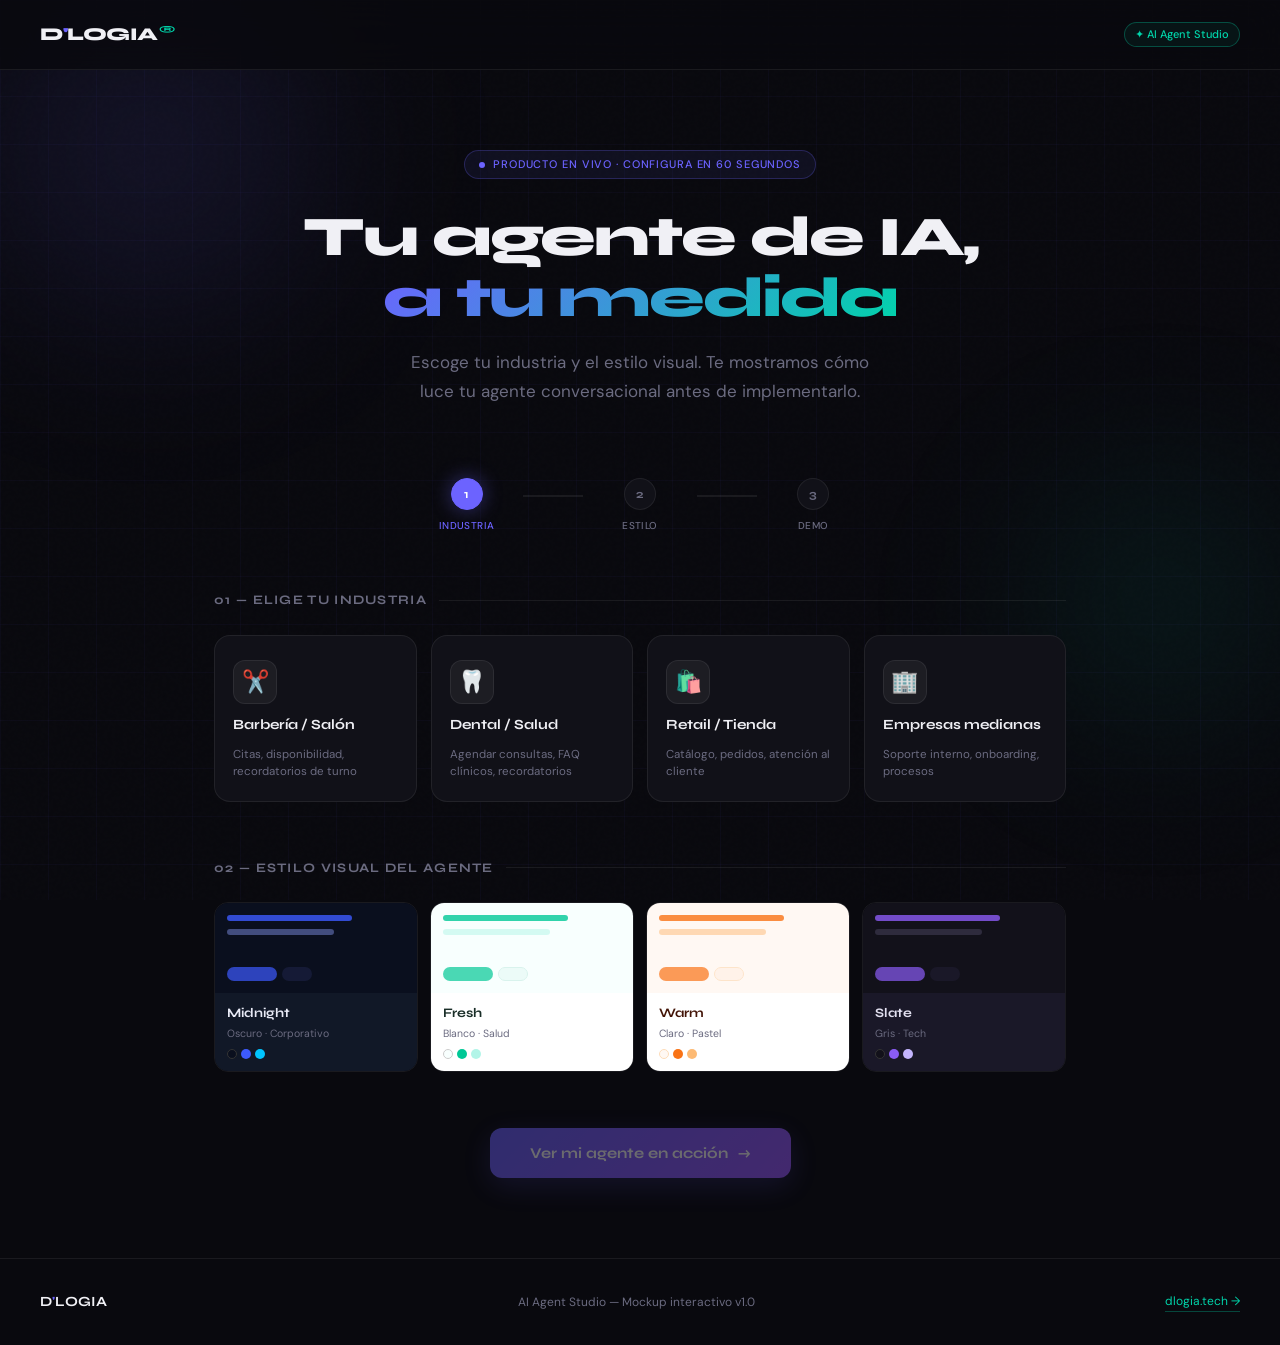
<file: agentes/dlogia-agent-studio.html>
<!DOCTYPE html>
<html lang="es">
<head>
<meta charset="UTF-8">
<meta name="viewport" content="width=device-width, initial-scale=1.0">
<title>AI Agent Studio — D'LOGIA</title>
<link href="https://fonts.googleapis.com/css2?family=Syne:wght@400;500;600;700;800&family=DM+Sans:ital,opsz,wght@0,9..40,300;0,9..40,400;0,9..40,500;1,9..40,300&display=swap" rel="stylesheet">
<style>
  *, *::before, *::after { box-sizing: border-box; margin: 0; padding: 0; }

  :root {
    --bg: #09090e;
    --accent: #6c63ff;
    --teal: #00d4aa;
    --surface: #111118;
    --surface2: #16161f;
    --border: rgba(255,255,255,0.07);
    --text: #f0f0f5;
    --muted: #6b6b80;
    --font-title: 'Syne', sans-serif;
    --font-body: 'DM Sans', sans-serif;

    /* Theme vars (overridden by JS) */
    --theme-bg: #0a0f1e;
    --theme-surface: #111827;
    --theme-accent: #6c63ff;
    --theme-accent2: #00d4aa;
    --theme-text: #e8eaf6;
    --theme-bubble-user: #6c63ff;
    --theme-bubble-agent: #1a1f35;
    --theme-header: #0d1230;
  }

  html { scroll-behavior: smooth; }

  body {
    background: var(--bg);
    color: var(--text);
    font-family: var(--font-body);
    font-size: 15px;
    line-height: 1.6;
    overflow-x: hidden;
  }

  /* ── NOISE OVERLAY ── */
  body::before {
    content: '';
    position: fixed; inset: 0;
    background-image: url("data:image/svg+xml,%3Csvg viewBox='0 0 256 256' xmlns='http://www.w3.org/2000/svg'%3E%3Cfilter id='noise'%3E%3CfeTurbulence type='fractalNoise' baseFrequency='0.9' numOctaves='4' stitchTiles='stitch'/%3E%3C/filter%3E%3Crect width='100%25' height='100%25' filter='url(%23noise)' opacity='0.03'/%3E%3C/svg%3E");
    pointer-events: none; z-index: 0; opacity: 0.4;
  }

  /* ── GRID BACKGROUND ── */
  .grid-bg {
    position: fixed; inset: 0; z-index: 0;
    background-image:
      linear-gradient(rgba(108,99,255,0.04) 1px, transparent 1px),
      linear-gradient(90deg, rgba(108,99,255,0.04) 1px, transparent 1px);
    background-size: 48px 48px;
    pointer-events: none;
  }

  /* ── GLOW ORBS ── */
  .orb {
    position: fixed; border-radius: 50%;
    pointer-events: none; z-index: 0;
    filter: blur(80px);
  }
  .orb-1 {
    width: 500px; height: 500px;
    background: radial-gradient(circle, rgba(108,99,255,0.15) 0%, transparent 70%);
    top: -100px; left: -100px;
  }
  .orb-2 {
    width: 400px; height: 400px;
    background: radial-gradient(circle, rgba(0,212,170,0.1) 0%, transparent 70%);
    bottom: 100px; right: -80px;
  }

  /* ── WRAPPER ── */
  .wrapper { position: relative; z-index: 1; }

  /* ══ NAV ══ */
  nav {
    display: flex; align-items: center; justify-content: space-between;
    padding: 20px 40px;
    border-bottom: 1px solid var(--border);
    background: rgba(9,9,14,0.8);
    backdrop-filter: blur(20px);
    position: sticky; top: 0; z-index: 100;
  }
  .logo {
    font-family: var(--font-title);
    font-size: 18px; font-weight: 800;
    letter-spacing: -0.5px;
    color: var(--text);
  }
  .logo span { color: var(--accent); }
  .logo sup { font-size: 10px; color: var(--teal); vertical-align: super; margin-left: 1px; }
  .nav-badge {
    font-size: 11px; font-weight: 500;
    color: var(--teal);
    border: 1px solid rgba(0,212,170,0.3);
    padding: 3px 10px; border-radius: 20px;
    background: rgba(0,212,170,0.06);
  }

  /* ══ HERO ══ */
  .hero {
    text-align: center;
    padding: 80px 40px 60px;
    max-width: 760px; margin: 0 auto;
  }
  .hero-badge {
    display: inline-flex; align-items: center; gap: 8px;
    font-size: 11px; font-weight: 500; letter-spacing: 0.08em;
    text-transform: uppercase; color: var(--accent);
    border: 1px solid rgba(108,99,255,0.25);
    padding: 5px 14px; border-radius: 20px;
    background: rgba(108,99,255,0.08);
    margin-bottom: 28px;
  }
  .hero-badge::before {
    content: '';
    width: 6px; height: 6px; border-radius: 50%;
    background: var(--accent);
    animation: pulse 2s infinite;
  }
  @keyframes pulse {
    0%, 100% { opacity: 1; }
    50% { opacity: 0.3; }
  }
  .hero h1 {
    font-family: var(--font-title);
    font-size: clamp(36px, 5vw, 56px);
    font-weight: 800;
    line-height: 1.08;
    letter-spacing: -2px;
    color: var(--text);
    margin-bottom: 20px;
  }
  .hero h1 em {
    font-style: normal;
    background: linear-gradient(135deg, var(--accent), var(--teal));
    -webkit-background-clip: text; -webkit-text-fill-color: transparent;
    background-clip: text;
  }
  .hero p {
    font-size: 17px; color: var(--muted);
    max-width: 480px; margin: 0 auto 12px;
    line-height: 1.7;
  }

  /* ══ STEP INDICATOR ══ */
  .steps-bar {
    display: flex; align-items: center; justify-content: center;
    gap: 0; margin: 0 auto 56px; max-width: 460px;
  }
  .step-item {
    display: flex; flex-direction: column; align-items: center;
    gap: 8px; flex: 1;
  }
  .step-dot {
    width: 32px; height: 32px; border-radius: 50%;
    display: flex; align-items: center; justify-content: center;
    font-family: var(--font-title); font-size: 12px; font-weight: 700;
    border: 1.5px solid var(--border);
    background: var(--surface); color: var(--muted);
    transition: all 0.4s cubic-bezier(0.34,1.56,0.64,1);
    position: relative; z-index: 1;
  }
  .step-dot.active {
    border-color: var(--accent);
    background: var(--accent); color: #fff;
    box-shadow: 0 0 20px rgba(108,99,255,0.4);
  }
  .step-dot.done {
    border-color: var(--teal);
    background: var(--teal); color: #09090e;
  }
  .step-label {
    font-size: 10px; font-weight: 500; letter-spacing: 0.04em;
    text-transform: uppercase; color: var(--muted);
    white-space: nowrap;
  }
  .step-label.active { color: var(--accent); }
  .step-line {
    flex: 1; height: 1.5px;
    background: var(--border);
    margin-top: -20px; /* align with dots */
    transition: background 0.4s;
    max-width: 60px;
  }
  .step-line.done { background: var(--teal); }

  /* ══ SECTION CONTAINER ══ */
  .section-container {
    max-width: 900px; margin: 0 auto; padding: 0 24px 80px;
  }
  .section-title {
    font-family: var(--font-title);
    font-size: 13px; font-weight: 700;
    letter-spacing: 0.1em; text-transform: uppercase;
    color: var(--muted); margin-bottom: 24px;
    display: flex; align-items: center; gap: 12px;
  }
  .section-title::after {
    content: ''; flex: 1; height: 1px; background: var(--border);
  }

  /* ══ INDUSTRY CARDS ══ */
  .industry-grid {
    display: grid; grid-template-columns: repeat(4, 1fr); gap: 14px;
    margin-bottom: 56px;
  }
  @media (max-width: 700px) { .industry-grid { grid-template-columns: 1fr 1fr; } }

  .industry-card {
    background: var(--surface);
    border: 1.5px solid var(--border);
    border-radius: 16px;
    padding: 24px 18px 20px;
    cursor: pointer;
    transition: all 0.3s cubic-bezier(0.25,0.46,0.45,0.94);
    position: relative; overflow: hidden;
    display: flex; flex-direction: column; align-items: flex-start;
    gap: 12px;
  }
  .industry-card::before {
    content: ''; position: absolute; inset: 0;
    background: linear-gradient(135deg, var(--accent), var(--teal));
    opacity: 0; transition: opacity 0.3s;
    z-index: 0;
  }
  .industry-card:hover { border-color: rgba(108,99,255,0.4); transform: translateY(-2px); }
  .industry-card:hover::before { opacity: 0.05; }
  .industry-card.selected {
    border-color: var(--accent);
    background: rgba(108,99,255,0.08);
    box-shadow: 0 0 0 1px rgba(108,99,255,0.2), 0 8px 30px rgba(108,99,255,0.12);
  }
  .industry-card.selected::before { opacity: 0.08; }

  .industry-card > * { position: relative; z-index: 1; }

  .card-icon {
    width: 44px; height: 44px; border-radius: 12px;
    display: flex; align-items: center; justify-content: center;
    font-size: 22px;
    background: rgba(255,255,255,0.05);
    border: 1px solid var(--border);
  }
  .industry-card.selected .card-icon {
    background: rgba(108,99,255,0.15);
    border-color: rgba(108,99,255,0.3);
  }
  .card-name {
    font-family: var(--font-title);
    font-size: 14px; font-weight: 700;
    color: var(--text);
    line-height: 1.3;
  }
  .card-desc {
    font-size: 11.5px; color: var(--muted);
    line-height: 1.5;
  }
  .card-check {
    position: absolute; top: 12px; right: 12px;
    width: 20px; height: 20px; border-radius: 50%;
    background: var(--accent); color: #fff;
    display: flex; align-items: center; justify-content: center;
    font-size: 10px; opacity: 0;
    transition: opacity 0.2s, transform 0.3s cubic-bezier(0.34,1.56,0.64,1);
    transform: scale(0);
  }
  .industry-card.selected .card-check { opacity: 1; transform: scale(1); }

  /* ══ THEME PICKER ══ */
  .theme-grid {
    display: grid; grid-template-columns: repeat(4, 1fr); gap: 12px;
    margin-bottom: 56px;
  }
  @media (max-width: 700px) { .theme-grid { grid-template-columns: 1fr 1fr; } }

  .theme-card {
    border-radius: 14px; border: 1.5px solid var(--border);
    cursor: pointer; overflow: hidden;
    transition: all 0.3s cubic-bezier(0.25,0.46,0.45,0.94);
    position: relative;
  }
  .theme-card:hover { transform: translateY(-2px); }
  .theme-card.selected { box-shadow: 0 0 0 2px var(--accent); }
  .theme-preview {
    height: 90px;
    display: flex; flex-direction: column;
    padding: 12px;
    gap: 8px;
    position: relative;
  }
  .theme-bar {
    height: 6px; border-radius: 3px;
    opacity: 0.8;
  }
  .theme-bar-sm {
    height: 6px; border-radius: 3px;
    width: 60%; opacity: 0.5;
  }
  .theme-bubble-row {
    display: flex; gap: 5px; margin-top: auto;
  }
  .theme-bubble {
    height: 14px; border-radius: 8px;
    opacity: 0.7;
  }
  .theme-info {
    padding: 10px 12px 12px;
  }
  .theme-name {
    font-family: var(--font-title);
    font-size: 13px; font-weight: 700;
    margin-bottom: 2px;
  }
  .theme-mood {
    font-size: 10.5px; color: var(--muted);
  }
  .theme-swatch {
    display: flex; gap: 4px; margin-top: 6px;
  }
  .swatch-dot {
    width: 10px; height: 10px; border-radius: 50%;
  }

  /* midnight */
  .theme-midnight .theme-preview { background: #0a0f1e; }
  .theme-midnight .theme-bar { background: #3d5aff; }
  .theme-midnight .theme-bar-sm { background: #7b8cde; }
  .theme-midnight .theme-bubble:nth-child(1) { background: #3d5aff; width: 50px; }
  .theme-midnight .theme-bubble:nth-child(2) { background: #1a2040; width: 30px; }
  .theme-midnight .theme-info { background: #111827; }
  .theme-midnight .theme-name { color: #e8eaf6; }

  /* fresh */
  .theme-fresh .theme-preview { background: #f8fffe; }
  .theme-fresh .theme-bar { background: #00c896; }
  .theme-fresh .theme-bar-sm { background: #b2f5e8; }
  .theme-fresh .theme-bubble:nth-child(1) { background: #00c896; width: 50px; }
  .theme-fresh .theme-bubble:nth-child(2) { background: #e8faf6; width: 30px; border: 1px solid #cceee6; }
  .theme-fresh .theme-info { background: #ffffff; }
  .theme-fresh .theme-name { color: #1a2e28; }

  /* bold */
  .theme-bold .theme-preview { background: #fff8f3; }
  .theme-bold .theme-bar { background: #f97316; }
  .theme-bold .theme-bar-sm { background: #fdba74; }
  .theme-bold .theme-bubble:nth-child(1) { background: #f97316; width: 50px; }
  .theme-bold .theme-bubble:nth-child(2) { background: #fff0e6; width: 30px; border: 1px solid #fddcba; }
  .theme-bold .theme-info { background: #ffffff; }
  .theme-bold .theme-name { color: #431407; }

  /* slate */
  .theme-slate .theme-preview { background: #12111a; }
  .theme-slate .theme-bar { background: #8b5cf6; }
  .theme-slate .theme-bar-sm { background: #4a4660; }
  .theme-slate .theme-bubble:nth-child(1) { background: #8b5cf6; width: 50px; }
  .theme-slate .theme-bubble:nth-child(2) { background: #1e1c2e; width: 30px; }
  .theme-slate .theme-info { background: #1a1828; }
  .theme-slate .theme-name { color: #e2e0f0; }

  /* ══ CTA BUTTON ══ */
  .cta-wrap { display: flex; justify-content: center; }
  .btn-launch {
    font-family: var(--font-title);
    font-size: 15px; font-weight: 700;
    padding: 16px 40px;
    border-radius: 12px;
    border: none; cursor: pointer;
    background: linear-gradient(135deg, var(--accent) 0%, #9b59ff 100%);
    color: #fff;
    display: inline-flex; align-items: center; gap: 10px;
    transition: all 0.3s cubic-bezier(0.25,0.46,0.45,0.94);
    box-shadow: 0 8px 30px rgba(108,99,255,0.3);
    position: relative; overflow: hidden;
    opacity: 0.4; pointer-events: none;
  }
  .btn-launch.ready { opacity: 1; pointer-events: auto; }
  .btn-launch:hover { transform: translateY(-2px); box-shadow: 0 12px 40px rgba(108,99,255,0.45); }
  .btn-launch:active { transform: translateY(0); }
  .btn-launch .arrow { transition: transform 0.3s; }
  .btn-launch:hover .arrow { transform: translateX(4px); }

  /* ══ CHAT DEMO SECTION ══ */
  #chat-section {
    max-width: 900px; margin: 0 auto; padding: 0 24px 100px;
    display: none;
    animation: fadeUp 0.6s cubic-bezier(0.25,0.46,0.45,0.94) forwards;
  }
  @keyframes fadeUp {
    from { opacity: 0; transform: translateY(30px); }
    to { opacity: 1; transform: translateY(0); }
  }

  .demo-layout {
    display: grid; grid-template-columns: 1fr 380px; gap: 24px;
    align-items: start;
  }
  @media (max-width: 750px) { .demo-layout { grid-template-columns: 1fr; } }

  /* Info panel */
  .demo-info { padding: 10px 0; }
  .demo-label {
    font-size: 11px; font-weight: 600; letter-spacing: 0.1em;
    text-transform: uppercase; color: var(--teal);
    margin-bottom: 14px;
    display: flex; align-items: center; gap: 8px;
  }
  .demo-label::before { content: ''; width: 6px; height: 6px; border-radius: 50%; background: var(--teal); display: block; }
  .demo-h2 {
    font-family: var(--font-title);
    font-size: 28px; font-weight: 800;
    line-height: 1.15; letter-spacing: -1px;
    margin-bottom: 14px;
  }
  .demo-p { color: var(--muted); font-size: 14px; line-height: 1.7; margin-bottom: 24px; }
  .demo-specs { display: flex; flex-direction: column; gap: 10px; }
  .spec-row {
    display: flex; align-items: center; gap: 10px;
    font-size: 13px; color: var(--muted);
  }
  .spec-icon {
    width: 28px; height: 28px; border-radius: 8px;
    background: rgba(108,99,255,0.1); border: 1px solid rgba(108,99,255,0.2);
    display: flex; align-items: center; justify-content: center;
    font-size: 13px; flex-shrink: 0;
  }

  /* ── CHAT WIDGET ── */
  .chat-widget {
    border-radius: 20px;
    overflow: hidden;
    box-shadow: 0 20px 60px rgba(0,0,0,0.5);
    border: 1px solid rgba(255,255,255,0.06);
    transition: all 0.5s ease;
  }

  .chat-header {
    padding: 16px 18px;
    display: flex; align-items: center; gap: 12px;
    background: var(--theme-header);
    border-bottom: 1px solid rgba(255,255,255,0.06);
  }
  .agent-avatar {
    width: 36px; height: 36px; border-radius: 50%;
    background: linear-gradient(135deg, var(--theme-accent), var(--theme-accent2));
    display: flex; align-items: center; justify-content: center;
    font-size: 16px; flex-shrink: 0;
    position: relative;
  }
  .avatar-online {
    position: absolute; bottom: 1px; right: 1px;
    width: 9px; height: 9px; border-radius: 50%;
    background: #00d4aa; border: 2px solid var(--theme-header);
  }
  .agent-info { flex: 1; }
  .agent-name {
    font-family: var(--font-title); font-size: 14px; font-weight: 700;
    color: var(--theme-text); line-height: 1.2;
  }
  .agent-status {
    font-size: 11px; color: var(--theme-accent2); opacity: 0.8;
  }
  .header-dots { display: flex; gap: 5px; }
  .dot-btn {
    width: 10px; height: 10px; border-radius: 50%;
    background: rgba(255,255,255,0.15);
  }

  .chat-body {
    background: var(--theme-bg);
    padding: 16px; height: 380px;
    overflow-y: auto; display: flex; flex-direction: column; gap: 12px;
  }
  .chat-body::-webkit-scrollbar { width: 4px; }
  .chat-body::-webkit-scrollbar-track { background: transparent; }
  .chat-body::-webkit-scrollbar-thumb { background: rgba(255,255,255,0.1); border-radius: 2px; }

  .msg-row { display: flex; gap: 8px; }
  .msg-row.user { flex-direction: row-reverse; }

  .msg-avatar {
    width: 28px; height: 28px; border-radius: 50%;
    background: linear-gradient(135deg, var(--theme-accent), var(--theme-accent2));
    display: flex; align-items: center; justify-content: center;
    font-size: 12px; flex-shrink: 0; align-self: flex-end;
  }

  .msg-bubble {
    max-width: 80%; padding: 11px 14px;
    border-radius: 16px; font-size: 13.5px; line-height: 1.55;
    position: relative;
    animation: bubbleIn 0.35s cubic-bezier(0.34,1.56,0.64,1) forwards;
    opacity: 0;
  }
  @keyframes bubbleIn {
    from { opacity: 0; transform: scale(0.85) translateY(8px); }
    to { opacity: 1; transform: scale(1) translateY(0); }
  }

  .msg-bubble.agent {
    background: var(--theme-bubble-agent);
    color: var(--theme-text);
    border-bottom-left-radius: 4px;
  }
  .msg-bubble.user {
    background: var(--theme-bubble-user);
    color: #fff;
    border-bottom-right-radius: 4px;
  }

  .msg-time {
    font-size: 10px; color: rgba(255,255,255,0.3);
    margin-top: 4px;
    text-align: right;
  }

  /* Quick replies */
  .quick-replies {
    display: flex; flex-wrap: wrap; gap: 8px;
    padding: 12px 16px;
    background: var(--theme-surface);
    border-top: 1px solid rgba(255,255,255,0.05);
  }
  .qr-btn {
    font-family: var(--font-body); font-size: 12px; font-weight: 500;
    padding: 7px 13px; border-radius: 20px;
    border: 1.5px solid rgba(255,255,255,0.12);
    background: transparent; cursor: pointer;
    color: var(--theme-text);
    transition: all 0.2s;
    white-space: nowrap;
  }
  .qr-btn:hover {
    background: var(--theme-accent);
    border-color: var(--theme-accent);
    color: #fff;
    transform: translateY(-1px);
  }
  .qr-btn:disabled { opacity: 0.4; pointer-events: none; }

  .chat-input-bar {
    display: flex; gap: 8px; align-items: center;
    padding: 12px 14px;
    background: var(--theme-surface);
    border-top: 1px solid rgba(255,255,255,0.05);
  }
  .chat-input {
    flex: 1; background: rgba(255,255,255,0.05);
    border: 1px solid rgba(255,255,255,0.1);
    border-radius: 10px; padding: 9px 12px;
    font-family: var(--font-body); font-size: 13px;
    color: var(--theme-text); outline: none;
    transition: border-color 0.2s;
  }
  .chat-input::placeholder { color: rgba(255,255,255,0.25); }
  .chat-input:focus { border-color: var(--theme-accent); }
  .send-btn {
    width: 36px; height: 36px; border-radius: 10px;
    background: var(--theme-accent);
    border: none; cursor: pointer;
    display: flex; align-items: center; justify-content: center;
    transition: all 0.2s; flex-shrink: 0;
  }
  .send-btn:hover { filter: brightness(1.15); transform: scale(1.05); }
  .send-btn svg { width: 15px; height: 15px; fill: #fff; }

  /* Typing indicator */
  .typing-row { display: flex; gap: 8px; align-items: flex-end; }
  .typing-bubble {
    background: var(--theme-bubble-agent);
    padding: 10px 14px; border-radius: 16px; border-bottom-left-radius: 4px;
    display: flex; gap: 4px; align-items: center;
  }
  .typing-dot {
    width: 6px; height: 6px; border-radius: 50%;
    background: var(--theme-accent);
    animation: typingBounce 1.2s infinite;
  }
  .typing-dot:nth-child(2) { animation-delay: 0.2s; }
  .typing-dot:nth-child(3) { animation-delay: 0.4s; }
  @keyframes typingBounce {
    0%, 60%, 100% { transform: translateY(0); opacity: 0.4; }
    30% { transform: translateY(-5px); opacity: 1; }
  }

  /* ══ FOOTER ══ */
  footer {
    border-top: 1px solid var(--border);
    padding: 32px 40px;
    display: flex; align-items: center; justify-content: space-between;
    gap: 20px; flex-wrap: wrap;
  }
  .footer-brand { font-family: var(--font-title); font-size: 14px; font-weight: 700; }
  .footer-brand span { color: var(--accent); }
  .footer-copy { font-size: 12px; color: var(--muted); }
  .footer-link {
    font-size: 12px; color: var(--teal); text-decoration: none;
    border-bottom: 1px solid rgba(0,212,170,0.3);
    transition: color 0.2s;
  }
  .footer-link:hover { color: #fff; }

  /* ══ TRANSITIONS ══ */
  .phase { transition: opacity 0.3s; }
  .phase.hidden { display: none !important; }

  /* Reset button */
  .btn-reset {
    font-family: var(--font-title); font-size: 12px; font-weight: 600;
    padding: 8px 18px; border-radius: 8px;
    border: 1px solid var(--border);
    background: transparent; color: var(--muted);
    cursor: pointer; transition: all 0.2s;
    letter-spacing: 0.04em;
  }
  .btn-reset:hover { border-color: var(--accent); color: var(--accent); }
</style>
</head>
<body>

<div class="grid-bg"></div>
<div class="orb orb-1"></div>
<div class="orb orb-2"></div>

<div class="wrapper">

  <!-- NAV -->
  <nav>
    <div class="logo">D<span>'</span>LOGIA<sup>®</sup></div>
    <div class="nav-badge">✦ AI Agent Studio</div>
  </nav>

  <!-- HERO -->
  <section class="hero">
    <div class="hero-badge">Producto en vivo · Configura en 60 segundos</div>
    <h1>Tu agente de IA,<br><em>a tu medida</em></h1>
    <p>Escoge tu industria y el estilo visual. Te mostramos cómo luce tu agente conversacional antes de implementarlo.</p>
  </section>

  <!-- STEP INDICATOR -->
  <div class="steps-bar">
    <div class="step-item">
      <div class="step-dot active" id="step1-dot">1</div>
      <div class="step-label active" id="step1-lbl">Industria</div>
    </div>
    <div class="step-line" id="line-1"></div>
    <div class="step-item">
      <div class="step-dot" id="step2-dot">2</div>
      <div class="step-label" id="step2-lbl">Estilo</div>
    </div>
    <div class="step-line" id="line-2"></div>
    <div class="step-item">
      <div class="step-dot" id="step3-dot">3</div>
      <div class="step-label" id="step3-lbl">Demo</div>
    </div>
  </div>

  <!-- SELECTION SECTIONS -->
  <div class="section-container">

    <!-- STEP 1: INDUSTRY -->
    <div class="section-title">01 — Elige tu industria</div>
    <div class="industry-grid">

      <div class="industry-card" data-industry="barberia" onclick="selectIndustry(this)">
        <div class="card-icon">✂️</div>
        <div class="card-name">Barbería / Salón</div>
        <div class="card-desc">Citas, disponibilidad, recordatorios de turno</div>
        <div class="card-check">✓</div>
      </div>

      <div class="industry-card" data-industry="dental" onclick="selectIndustry(this)">
        <div class="card-icon">🦷</div>
        <div class="card-name">Dental / Salud</div>
        <div class="card-desc">Agendar consultas, FAQ clínicos, recordatorios</div>
        <div class="card-check">✓</div>
      </div>

      <div class="industry-card" data-industry="retail" onclick="selectIndustry(this)">
        <div class="card-icon">🛍️</div>
        <div class="card-name">Retail / Tienda</div>
        <div class="card-desc">Catálogo, pedidos, atención al cliente</div>
        <div class="card-check">✓</div>
      </div>

      <div class="industry-card" data-industry="empresas" onclick="selectIndustry(this)">
        <div class="card-icon">🏢</div>
        <div class="card-name">Empresas medianas</div>
        <div class="card-desc">Soporte interno, onboarding, procesos</div>
        <div class="card-check">✓</div>
      </div>

    </div>

    <!-- STEP 2: THEME -->
    <div class="section-title">02 — Estilo visual del agente</div>
    <div class="theme-grid">

      <div class="theme-card theme-midnight" data-theme="midnight" onclick="selectTheme(this)">
        <div class="theme-preview">
          <div class="theme-bar" style="width:70%"></div>
          <div class="theme-bar-sm"></div>
          <div class="theme-bubble-row">
            <div class="theme-bubble"></div>
            <div class="theme-bubble"></div>
          </div>
        </div>
        <div class="theme-info">
          <div class="theme-name">Midnight</div>
          <div class="theme-mood">Oscuro · Corporativo</div>
          <div class="theme-swatch">
            <div class="swatch-dot" style="background:#0a0f1e;border:1px solid #333"></div>
            <div class="swatch-dot" style="background:#3d5aff"></div>
            <div class="swatch-dot" style="background:#00c4ff"></div>
          </div>
        </div>
      </div>

      <div class="theme-card theme-fresh" data-theme="fresh" onclick="selectTheme(this)">
        <div class="theme-preview">
          <div class="theme-bar" style="width:70%"></div>
          <div class="theme-bar-sm"></div>
          <div class="theme-bubble-row">
            <div class="theme-bubble"></div>
            <div class="theme-bubble"></div>
          </div>
        </div>
        <div class="theme-info">
          <div class="theme-name">Fresh</div>
          <div class="theme-mood">Blanco · Salud</div>
          <div class="theme-swatch">
            <div class="swatch-dot" style="background:#f8fffe;border:1px solid #ccc"></div>
            <div class="swatch-dot" style="background:#00c896"></div>
            <div class="swatch-dot" style="background:#b2f5e8"></div>
          </div>
        </div>
      </div>

      <div class="theme-card theme-bold" data-theme="bold" onclick="selectTheme(this)">
        <div class="theme-preview">
          <div class="theme-bar" style="width:70%"></div>
          <div class="theme-bar-sm"></div>
          <div class="theme-bubble-row">
            <div class="theme-bubble"></div>
            <div class="theme-bubble"></div>
          </div>
        </div>
        <div class="theme-info">
          <div class="theme-name">Warm</div>
          <div class="theme-mood">Claro · Pastel</div>
          <div class="theme-swatch">
            <div class="swatch-dot" style="background:#fff8f3;border:1px solid #fddcba"></div>
            <div class="swatch-dot" style="background:#f97316"></div>
            <div class="swatch-dot" style="background:#fdba74"></div>
          </div>
        </div>
      </div>

      <div class="theme-card theme-slate" data-theme="slate" onclick="selectTheme(this)">
        <div class="theme-preview">
          <div class="theme-bar" style="width:70%"></div>
          <div class="theme-bar-sm"></div>
          <div class="theme-bubble-row">
            <div class="theme-bubble"></div>
            <div class="theme-bubble"></div>
          </div>
        </div>
        <div class="theme-info">
          <div class="theme-name">Slate</div>
          <div class="theme-mood">Gris · Tech</div>
          <div class="theme-swatch">
            <div class="swatch-dot" style="background:#12111a;border:1px solid #333"></div>
            <div class="swatch-dot" style="background:#8b5cf6"></div>
            <div class="swatch-dot" style="background:#c4b5fd"></div>
          </div>
        </div>
      </div>

    </div>

    <!-- CTA -->
    <div class="cta-wrap">
      <button class="btn-launch" id="launch-btn" onclick="launchDemo()">
        <span>Ver mi agente en acción</span>
        <span class="arrow">→</span>
      </button>
    </div>

  </div>

  <!-- ══ CHAT DEMO ══ -->
  <section id="chat-section">
    <div class="section-container" style="padding-bottom: 0;">
      <div class="section-title" style="margin-bottom: 30px;">
        03 — Tu agente está listo
        <button class="btn-reset" onclick="resetDemo()">← Volver a configurar</button>
      </div>
    </div>

    <div class="demo-layout" style="max-width:900px;margin:0 auto;padding:0 24px;">
      <div class="demo-info">
        <div class="demo-label">Previsualización en vivo</div>
        <div class="demo-h2" id="demo-title">Tu agente conversacional</div>
        <div class="demo-p" id="demo-desc">Así se verá y comportará el agente en tu negocio.</div>
        <div class="demo-specs">
          <div class="spec-row">
            <div class="spec-icon">⚡</div>
            Respuestas instantáneas, 24/7 sin intervención humana
          </div>
          <div class="spec-row">
            <div class="spec-icon">🎨</div>
            Tema visual totalmente personalizable con tu marca
          </div>
          <div class="spec-row">
            <div class="spec-icon">🔗</div>
            Integrable en WhatsApp, Web, Instagram y más
          </div>
          <div class="spec-row">
            <div class="spec-icon">📊</div>
            Panel de analítica con conversaciones y métricas
          </div>
        </div>
      </div>

      <div>
        <div class="chat-widget" id="chat-widget">
          <div class="chat-header">
            <div class="agent-avatar" id="agent-avatar">
              🤖
              <div class="avatar-online"></div>
            </div>
            <div class="agent-info">
              <div class="agent-name" id="agent-name">Agente AI</div>
              <div class="agent-status">● En línea ahora</div>
            </div>
            <div class="header-dots">
              <div class="dot-btn"></div>
              <div class="dot-btn"></div>
              <div class="dot-btn"></div>
            </div>
          </div>

          <div class="chat-body" id="chat-body"></div>

          <div class="quick-replies" id="quick-replies"></div>

          <div class="chat-input-bar">
            <input type="text" class="chat-input" placeholder="Escribe un mensaje..." id="chat-input" onkeydown="handleInputKey(event)">
            <button class="send-btn" onclick="sendInputMessage()">
              <svg viewBox="0 0 24 24" xmlns="http://www.w3.org/2000/svg">
                <path d="M2.01 21L23 12 2.01 3 2 10l15 2-15 2z"/>
              </svg>
            </button>
          </div>
        </div>
      </div>
    </div>
    <div style="height: 80px;"></div>
  </section>

  <!-- FOOTER -->
  <footer>
    <div class="footer-brand">D<span>'</span>LOGIA</div>
    <div class="footer-copy">AI Agent Studio — Mockup interactivo v1.0</div>
    <a href="https://dlogia.tech" class="footer-link" target="_blank">dlogia.tech →</a>
  </footer>

</div>

<script>
  /* ════════════════════════════════
     STATE
  ════════════════════════════════ */
  let selectedIndustry = null;
  let selectedTheme = null;

  /* ════════════════════════════════
     THEMES CONFIG
  ════════════════════════════════ */
  const themes = {
    midnight: {
      bg: '#0a0f1e',
      surface: '#111827',
      accent: '#3d5aff',
      accent2: '#00c4ff',
      text: '#e8eaf6',
      bubbleUser: '#3d5aff',
      bubbleAgent: '#1a2040',
      header: '#0d1230',
      agentEmoji: '🤖'
    },
    fresh: {
      bg: '#f8fffe',
      surface: '#ffffff',
      accent: '#00c896',
      accent2: '#00a378',
      text: '#1a2e28',
      bubbleUser: '#00c896',
      bubbleAgent: '#e8faf6',
      header: '#e2f9f4',
      agentEmoji: '💚'
    },
    bold: {
      bg: '#fff8f3',
      surface: '#ffffff',
      accent: '#f97316',
      accent2: '#fdba74',
      text: '#431407',
      bubbleUser: '#f97316',
      bubbleAgent: '#fff0e6',
      header: '#ffeedd',
      agentEmoji: '☀️'
    },
    slate: {
      bg: '#12111a',
      surface: '#1a1828',
      accent: '#8b5cf6',
      accent2: '#c4b5fd',
      text: '#e2e0f0',
      bubbleUser: '#8b5cf6',
      bubbleAgent: '#1e1c2e',
      header: '#100f1e',
      agentEmoji: '🤖'
    }
  };

  /* ════════════════════════════════
     INDUSTRY CONTENT
  ════════════════════════════════ */
  const industries = {
    barberia: {
      name: 'Barbería / Salón',
      icon: '✂️',
      agentName: 'Barber AI · Tu asistente',
      greeting: '¡Hola! 👋 Soy el asistente de **BarberStyle Pro**. Puedo ayudarte a agendar tu cita, revisar disponibilidad o resolver tus dudas. ¿Qué necesitas hoy?',
      quickReplies: ['📅 Agendar una cita', '⏰ Ver disponibilidad hoy', '💈 Ver servicios y precios'],
      responses: {
        '📅 Agendar una cita': 'Perfecto, vamos a agendar tu cita. ¿Qué día te funciona mejor esta semana?\n\n**Disponibles:** Lunes a Sábado, 9am – 7pm.',
        '⏰ Ver disponibilidad hoy': '📅 **Disponibilidad de hoy:**\n\n✅ 11:00 am — Juan (Barbero Senior)\n✅ 2:30 pm — Carlos (Especialista fades)\n⭕ 4:00 pm — Ocupado\n✅ 5:30 pm — Juan\n\n¿Quieres reservar alguno de estos horarios?',
        '💈 Ver servicios y precios': '💈 **Nuestros servicios:**\n\n• Corte clásico — $25,000\n• Fade + perfilado — $35,000\n• Barba completa — $20,000\n• Combo total — $50,000\n\n¿Quieres agendar alguno?'
      },
      demoTitle: 'Agente para Barbería & Salón',
      demoDesc: 'Gestiona citas, muestra disponibilidad en tiempo real y responde preguntas frecuentes — sin que tengas que atender el teléfono.'
    },
    dental: {
      name: 'Dental / Salud',
      icon: '🦷',
      agentName: 'DentalBot · Asistente clínico',
      greeting: 'Hola, bienvenido a **Clínica DentalPro** 😊 Soy tu asistente virtual. Puedo ayudarte a agendar tu cita, enviarte recordatorios o resolver tus preguntas. ¿En qué te ayudo?',
      quickReplies: ['📋 Agendar consulta', '🔔 Recordatorio de cita', '❓ Preguntas frecuentes'],
      responses: {
        '📋 Agendar consulta': 'Claro, con gusto agendo tu consulta. ¿Es para una **revisión general**, **limpieza** o tienes algún malestar específico?\n\nNuestro próximo espacio disponible es **mañana a las 10:30 am** con el Dr. Ramírez.',
        '🔔 Recordatorio de cita': '✅ Activé tus recordatorios. Recibirás:\n\n📩 **24 horas antes** — confirmación por mensaje\n📩 **2 horas antes** — recordatorio final\n\n¿Deseas cambiar tu número de contacto registrado?',
        '❓ Preguntas frecuentes': '🦷 **Preguntas frecuentes:**\n\n• **¿Aceptan EPS?** — Sí, trabajamos con Sura, Colsanitas y Nueva EPS.\n• **¿Cuánto dura la limpieza?** — Aproximadamente 45 minutos.\n• **¿Hay anestesia local?** — Disponible para todos los procedimientos.\n\n¿Tienes otra pregunta?'
      },
      demoTitle: 'Agente para Clínicas & Salud',
      demoDesc: 'Automatiza la gestión de citas, reduce inasistencias con recordatorios automáticos y ofrece atención informativa 24/7 a tus pacientes.'
    },
    retail: {
      name: 'Retail / Tienda',
      icon: '🛍️',
      agentName: 'ShopBot · Atención al cliente',
      greeting: '¡Hola! 👋 Bienvenido a **TiendaOnline**. Soy tu asistente de compras. Te ayudo a encontrar productos, revisar tu pedido o resolver cualquier duda. ¿Qué buscas hoy?',
      quickReplies: ['🔍 Buscar producto', '📦 Estado de mi pedido', '💬 Hablar con soporte'],
      responses: {
        '🔍 Buscar producto': '¿Qué producto estás buscando? Puedes decirme la categoría o nombre:\n\n🏷️ **Categorías populares hoy:**\n• Electrónica\n• Ropa y accesorios\n• Hogar y decoración\n• Deportes\n\n¡Escribeme qué necesitas!',
        '📦 Estado de mi pedido': 'Para revisar tu pedido, necesito tu **número de orden** o el **correo con el que compraste**.\n\n📦 Tiempo promedio de entrega: **2–4 días hábiles**\n🚚 Despachos: Lunes a Viernes',
        '💬 Hablar con soporte': 'Entendido, te conecto con un asesor humano 🙋\n\n⏱️ **Tiempo estimado de espera:** 3 minutos\n\nMientras esperas, ¿puedo ayudarte con algo más?'
      },
      demoTitle: 'Agente para Retail & E-commerce',
      demoDesc: 'Atiende clientes a cualquier hora, responde consultas sobre productos, hace seguimiento de pedidos y escala a humanos cuando es necesario.'
    },
    empresas: {
      name: 'Empresas medianas/grandes',
      icon: '🏢',
      agentName: 'CorpBot · Asistente interno',
      greeting: 'Hola 👋 Soy **CorpAssist**, tu asistente de productividad interna. Puedo ayudarte con onboarding, políticas de la empresa, soporte técnico y procesos internos. ¿En qué te apoyo hoy?',
      quickReplies: ['🎯 Onboarding nuevo empleado', '📋 Consultar política interna', '🛠️ Soporte técnico TI'],
      responses: {
        '🎯 Onboarding nuevo empleado': '¡Bienvenido al equipo! 🎉 Aquí está tu checklist de onboarding:\n\n☐ Crear cuenta en el sistema\n☐ Firmar contrato digital\n☐ Tour por las instalaciones\n☐ Reunión con tu manager\n☐ Acceso a herramientas y Slack\n\n¿Por cuál quieres empezar?',
        '📋 Consultar política interna': '📋 **Políticas disponibles:**\n\n• 🏖️ Vacaciones y permisos\n• 💰 Política de viáticos\n• 🏠 Trabajo remoto / híbrido\n• 📊 Evaluación de desempeño\n\n¿Cuál necesitas consultar?',
        '🛠️ Soporte técnico TI': 'Recibido tu ticket de soporte 🛠️\n\n**Ticket #IT-2847** creado.\nPrioridad: Normal\nTiempo estimado: 4 horas hábiles\n\n¿Puedes describir brevemente el problema para agilizar la atención?'
      },
      demoTitle: 'Agente para Empresas medianas/grandes',
      demoDesc: 'Centraliza el conocimiento interno, automatiza el onboarding y ofrece soporte inmediato a tus equipos sin saturar al área de RRHH o TI.'
    }
  };

  /* ════════════════════════════════
     SELECTION LOGIC
  ════════════════════════════════ */
  function selectIndustry(el) {
    document.querySelectorAll('.industry-card').forEach(c => c.classList.remove('selected'));
    el.classList.add('selected');
    selectedIndustry = el.dataset.industry;
    updateLaunchBtn();
    updateSteps();
  }

  function selectTheme(el) {
    document.querySelectorAll('.theme-card').forEach(c => c.classList.remove('selected'));
    el.classList.add('selected');
    selectedTheme = el.dataset.theme;
    updateLaunchBtn();
    updateSteps();
  }

  function updateLaunchBtn() {
    const btn = document.getElementById('launch-btn');
    if (selectedIndustry && selectedTheme) {
      btn.classList.add('ready');
    } else {
      btn.classList.remove('ready');
    }
  }

  function updateSteps() {
    const s1dot = document.getElementById('step1-dot');
    const s1lbl = document.getElementById('step1-lbl');
    const s2dot = document.getElementById('step2-dot');
    const s2lbl = document.getElementById('step2-lbl');
    const line1 = document.getElementById('line-1');

    if (selectedIndustry) {
      s1dot.classList.add('done'); s1dot.classList.remove('active');
      s1dot.textContent = '✓';
      s2dot.classList.add('active');
      s2lbl.classList.add('active');
      line1.classList.add('done');
    }
    if (selectedTheme) {
      s2dot.classList.add('done'); s2dot.classList.remove('active');
      s2dot.textContent = '✓';
      s2lbl.classList.remove('active');
    }
  }

  /* ════════════════════════════════
     APPLY THEME CSS VARS
  ════════════════════════════════ */
  function applyTheme(themeName) {
    const t = themes[themeName];
    const root = document.documentElement;
    root.style.setProperty('--theme-bg', t.bg);
    root.style.setProperty('--theme-surface', t.surface);
    root.style.setProperty('--theme-accent', t.accent);
    root.style.setProperty('--theme-accent2', t.accent2);
    root.style.setProperty('--theme-text', t.text);
    root.style.setProperty('--theme-bubble-user', t.bubbleUser);
    root.style.setProperty('--theme-bubble-agent', t.bubbleAgent);
    root.style.setProperty('--theme-header', t.header);
  }

  /* ════════════════════════════════
     LAUNCH DEMO
  ════════════════════════════════ */
  let currentQuickReplies = {};
  let chatHistory = [];

  function launchDemo() {
    if (!selectedIndustry || !selectedTheme) return;

    applyTheme(selectedTheme);

    const ind = industries[selectedIndustry];
    const thm = themes[selectedTheme];

    // Update header info
    document.getElementById('agent-name').textContent = ind.agentName;
    document.getElementById('agent-avatar').childNodes[0].textContent = thm.agentEmoji;
    document.getElementById('demo-title').textContent = ind.demoTitle;
    document.getElementById('demo-desc').textContent = ind.demoDesc;

    // Show section
    const chatSection = document.getElementById('chat-section');
    chatSection.style.display = 'block';
    chatSection.scrollIntoView({ behavior: 'smooth', block: 'start' });

    // Step 3 active
    const s3dot = document.getElementById('step3-dot');
    const s3lbl = document.getElementById('step3-lbl');
    const line2 = document.getElementById('line-2');
    s3dot.classList.add('active');
    s3lbl.classList.add('active');
    line2.classList.add('done');

    // Clear and seed chat
    chatHistory = [];
    const chatBody = document.getElementById('chat-body');
    chatBody.innerHTML = '';

    // Build quick replies
    currentQuickReplies = ind.responses;
    const qrContainer = document.getElementById('quick-replies');
    qrContainer.innerHTML = '';
    ind.quickReplies.forEach(qr => {
      const btn = document.createElement('button');
      btn.className = 'qr-btn';
      btn.textContent = qr;
      btn.onclick = () => handleQuickReply(qr, btn);
      qrContainer.appendChild(btn);
    });

    // Greeting with delay
    setTimeout(() => {
      showTyping(() => {
        addAgentMessage(ind.greeting);
      });
    }, 400);
  }

  /* ════════════════════════════════
     CHAT FUNCTIONS
  ════════════════════════════════ */
  function addAgentMessage(text) {
    const body = document.getElementById('chat-body');
    const row = document.createElement('div');
    row.className = 'msg-row';

    const thm = themes[selectedTheme];
    row.innerHTML = `
      <div class="msg-avatar">${thm.agentEmoji}</div>
      <div>
        <div class="msg-bubble agent">${formatText(text)}</div>
        <div class="msg-time">${getTime()}</div>
      </div>
    `;
    body.appendChild(row);
    scrollChat();
  }

  function addUserMessage(text) {
    const body = document.getElementById('chat-body');
    const row = document.createElement('div');
    row.className = 'msg-row user';
    row.innerHTML = `
      <div>
        <div class="msg-bubble user">${escapeHtml(text)}</div>
        <div class="msg-time" style="text-align:left">${getTime()}</div>
      </div>
    `;
    body.appendChild(row);
    scrollChat();
  }

  function showTyping(callback) {
    const body = document.getElementById('chat-body');
    const row = document.createElement('div');
    row.className = 'typing-row';
    row.id = 'typing-indicator';
    const thm = themes[selectedTheme];
    row.innerHTML = `
      <div class="msg-avatar">${thm.agentEmoji}</div>
      <div class="typing-bubble">
        <div class="typing-dot"></div>
        <div class="typing-dot"></div>
        <div class="typing-dot"></div>
      </div>
    `;
    body.appendChild(row);
    scrollChat();

    setTimeout(() => {
      const indicator = document.getElementById('typing-indicator');
      if (indicator) indicator.remove();
      callback();
    }, 1200 + Math.random() * 600);
  }

  function handleQuickReply(label, btn) {
    // Disable all QR buttons temporarily
    document.querySelectorAll('.qr-btn').forEach(b => b.disabled = true);

    // User message
    addUserMessage(label);

    // Agent response
    setTimeout(() => {
      showTyping(() => {
        const response = currentQuickReplies[label];
        if (response) {
          addAgentMessage(response);
        } else {
          addAgentMessage('Entendido, déjame ayudarte con eso en un momento. 😊');
        }
        // Re-enable after response
        setTimeout(() => {
          document.querySelectorAll('.qr-btn').forEach(b => b.disabled = false);
        }, 400);
      });
    }, 300);
  }

  function handleInputKey(e) {
    if (e.key === 'Enter') sendInputMessage();
  }

  function sendInputMessage() {
    const input = document.getElementById('chat-input');
    const text = input.value.trim();
    if (!text) return;
    input.value = '';

    addUserMessage(text);

    setTimeout(() => {
      showTyping(() => {
        const fallbacks = [
          'Gracias por tu mensaje. Un asesor revisará tu consulta y te responderá pronto. 😊',
          'Recibido. ¿Hay algo más en lo que te pueda ayudar mientras tanto?',
          'Entendido. Déjame conectarte con la información que necesitas.',
          'Gracias por escribirnos. Estamos procesando tu solicitud. ✅'
        ];
        const response = fallbacks[Math.floor(Math.random() * fallbacks.length)];
        addAgentMessage(response);
      });
    }, 200);
  }

  function scrollChat() {
    const body = document.getElementById('chat-body');
    setTimeout(() => {
      body.scrollTop = body.scrollHeight;
    }, 50);
  }

  function getTime() {
    const now = new Date();
    return now.getHours().toString().padStart(2, '0') + ':' + now.getMinutes().toString().padStart(2, '0');
  }

  function formatText(text) {
    return text
      .replace(/\*\*(.*?)\*\*/g, '<strong>$1</strong>')
      .replace(/\n/g, '<br>');
  }

  function escapeHtml(text) {
    return text.replace(/&/g,'&amp;').replace(/</g,'&lt;').replace(/>/g,'&gt;');
  }

  /* ════════════════════════════════
     RESET
  ════════════════════════════════ */
  function resetDemo() {
    selectedIndustry = null;
    selectedTheme = null;

    document.querySelectorAll('.industry-card').forEach(c => c.classList.remove('selected'));
    document.querySelectorAll('.theme-card').forEach(c => c.classList.remove('selected'));
    document.getElementById('launch-btn').classList.remove('ready');
    document.getElementById('chat-section').style.display = 'none';

    // Reset steps
    ['step1-dot','step2-dot','step3-dot'].forEach((id, i) => {
      const el = document.getElementById(id);
      el.classList.remove('done','active');
      el.textContent = i + 1;
    });
    ['step1-lbl','step2-lbl','step3-lbl'].forEach(id => {
      document.getElementById(id).classList.remove('active');
    });
    document.getElementById('step1-dot').classList.add('active');
    document.getElementById('step1-lbl').classList.add('active');
    ['line-1','line-2'].forEach(id => document.getElementById(id).classList.remove('done'));

    // Reset theme vars
    document.documentElement.style.removeProperty('--theme-bg');
    document.documentElement.style.removeProperty('--theme-surface');
    document.documentElement.style.removeProperty('--theme-accent');
    document.documentElement.style.removeProperty('--theme-accent2');
    document.documentElement.style.removeProperty('--theme-text');
    document.documentElement.style.removeProperty('--theme-bubble-user');
    document.documentElement.style.removeProperty('--theme-bubble-agent');
    document.documentElement.style.removeProperty('--theme-header');

    window.scrollTo({ top: 0, behavior: 'smooth' });
  }
</script>
</body>
</html>
</file>
